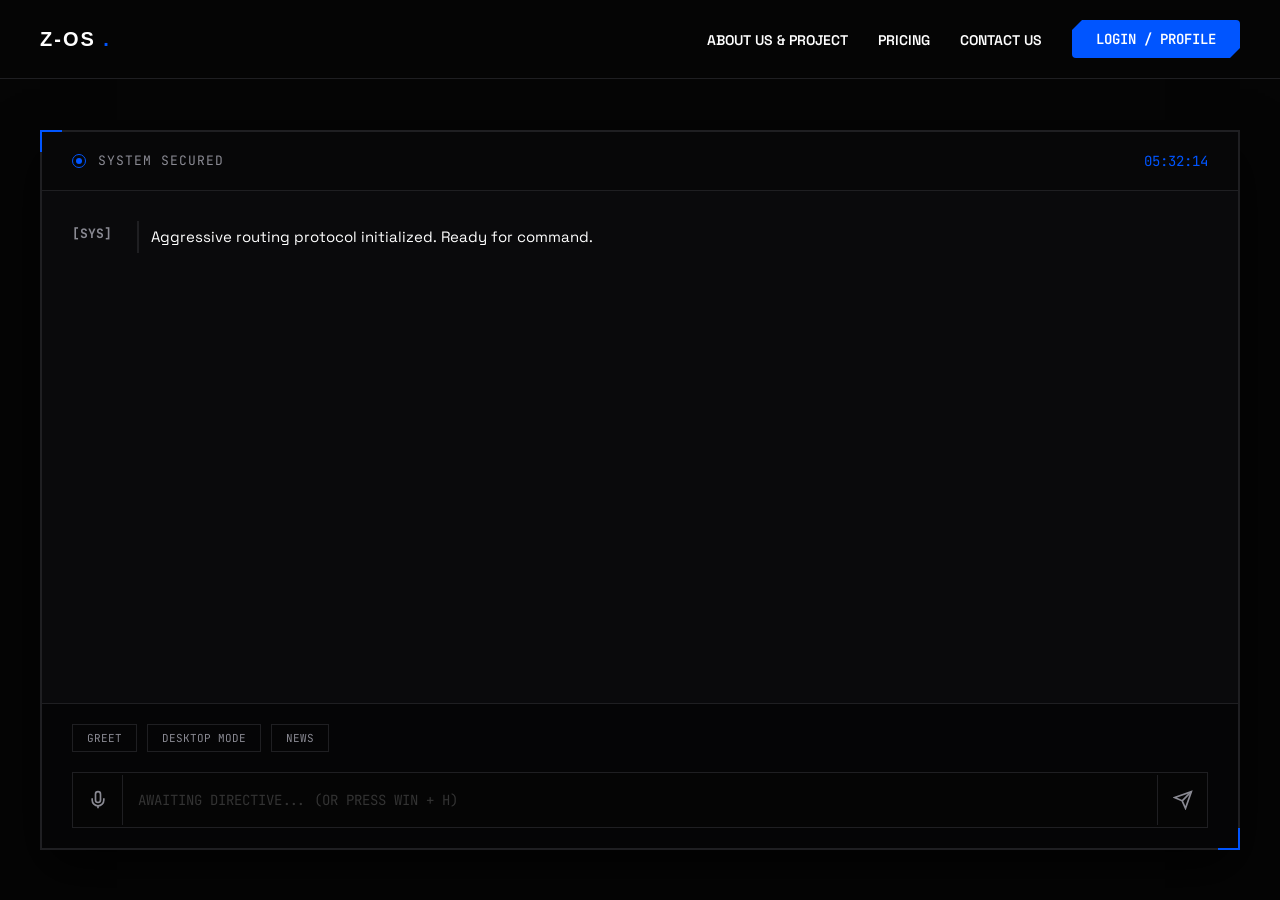
<file: frontend/index.html>
<!DOCTYPE html>
<html lang="en">
<head>
    <meta charset="UTF-8">
    <meta name="viewport" content="width=device-width, initial-scale=1.0">
    <title>Z-OS | Aggressive Core</title>
    <link href="https://fonts.googleapis.com/css2?family=Syncopate:wght@700&family=Space+Grotesk:wght@400;600;700&family=JetBrains+Mono:wght@500&display=swap" rel="stylesheet">
    <link rel="stylesheet" href="style.css">
</head>
<body>
    <nav class="top-navbar">
        <div class="nav-brand"><a href="index.html" style="color: inherit; text-decoration: none;">Z-OS <span class="blue-dot">.</span></a></div>
        
        <button class="mobile-menu-btn" id="mobile-toggle">
            <svg viewBox="0 0 24 24" width="24" height="24" stroke="currentColor" stroke-width="2" fill="none"><line x1="3" y1="12" x2="21" y2="12"></line><line x1="3" y1="6" x2="21" y2="6"></line><line x1="3" y1="18" x2="21" y2="18"></line></svg>
        </button>

        <ul class="nav-links" id="nav-menu">
            <li><a href="about.html">About Us & Project</a></li>
            <li><a href="pricing.html">Pricing</a></li>
            <li><a href="contact.html">Contact Us</a></li>
            <li><a href="login.html" class="btn-primary">Login / Profile</a></li>
        </ul>
    </nav>

    <main class="core-container">
        <div class="terminal-box">
            
            <header class="term-header">
                <div class="status-wrap">
                    <div class="pulse-ring"><div class="core-dot"></div></div>
                    <span class="status-text">SYSTEM SECURED</span>
                </div>
                <div class="time-display" id="clock">00:00:00</div>
            </header>

            <section class="logs-area" id="logs-panel">
                <div class="log-row system">
                    <div class="log-avatar">[SYS]</div>
                    <div class="log-msg">Aggressive routing protocol initialized. Ready for command.</div>
                </div>
            </section>

            <footer class="term-footer">
                <div class="chips-container">
                    <button class="action-chip" data-cmd="Open Notepad, type Welcome Sir, Z-OS at your service!, wait 7 seconds, then force close notepad.exe">GREET</button>
                    <button class="action-chip" data-cmd="Minimize all windows and show desktop">DESKTOP MODE</button>
                    <button class="action-chip" data-cmd="Search the web for the latest global tech news">NEWS</button>
                </div>

                <div class="input-bar" id="input-container">
                    <button class="icon-btn mic" id="mic-btn">
                        <svg viewBox="0 0 24 24" width="20" height="20" stroke="currentColor" stroke-width="2" fill="none"><path d="M12 2a3 3 0 0 0-3 3v7a3 3 0 0 0 6 0V5a3 3 0 0 0-3-3z"></path><path d="M19 10v2a7 7 0 0 1-14 0v-2"></path><line x1="12" y1="19" x2="12" y2="22"></line></svg>
                    </button>
                    
                    <input type="text" id="command-input" placeholder="AWAITING DIRECTIVE... (Or press Win + H)" autocomplete="off">
                    
                    <button class="icon-btn send" id="send-btn">
                        <svg viewBox="0 0 24 24" width="20" height="20" stroke="currentColor" stroke-width="2" fill="none"><line x1="22" y1="2" x2="11" y2="13"></line><polygon points="22 2 15 22 11 13 2 9 22 2"></polygon></svg>
                    </button>
                </div>
            </footer>
        </div>
    </main>

    <script src="script.js"></script>
</body>
</html>
</file>
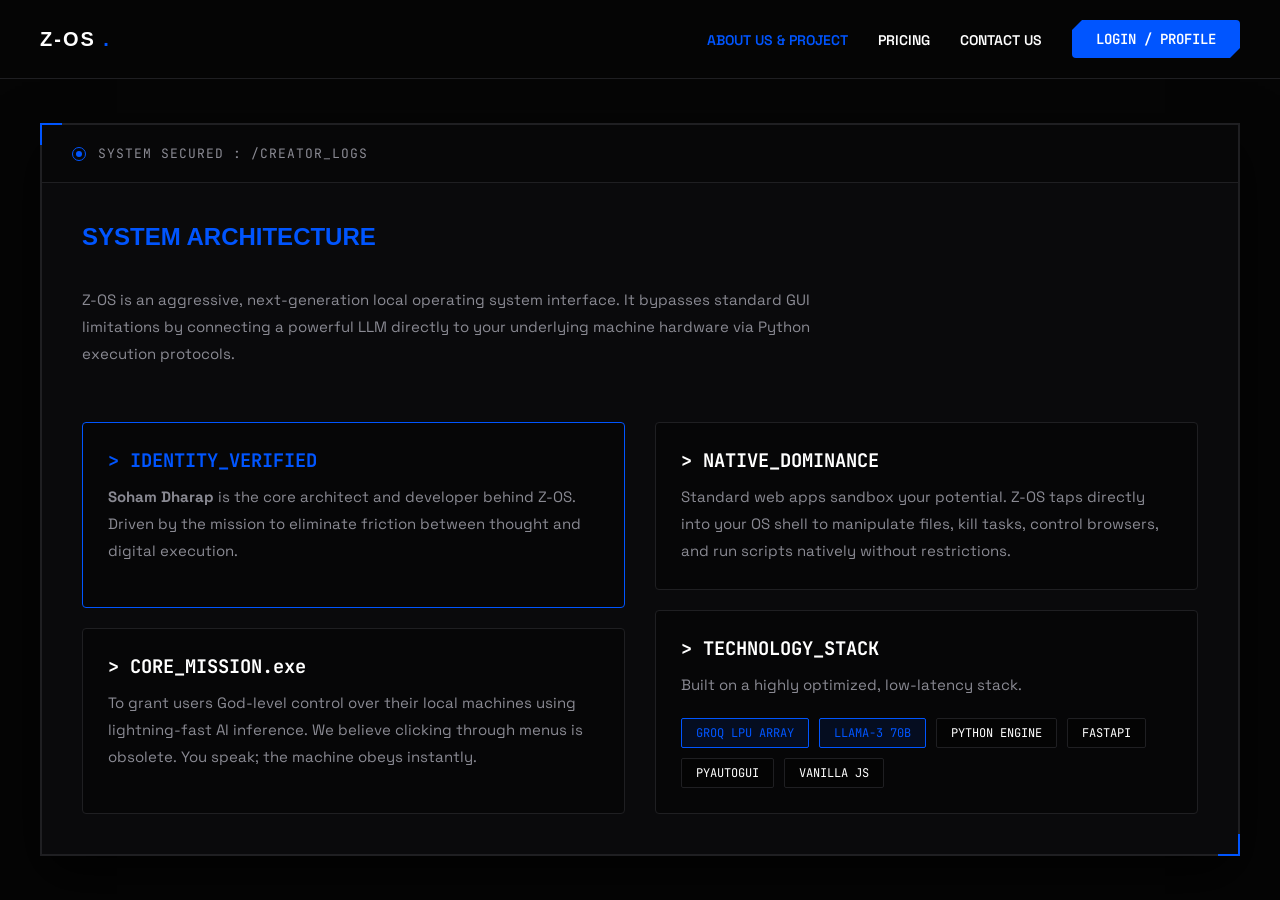
<file: frontend/about.html>
<!DOCTYPE html>
<html lang="en">
<head>
    <meta charset="UTF-8">
    <meta name="viewport" content="width=device-width, initial-scale=1.0">
    <title>Z-OS | Creator Directive</title>
    <link href="https://fonts.googleapis.com/css2?family=Syncopate:wght@700&family=Space+Grotesk:wght@400;600;700&family=JetBrains+Mono:wght@500&display=swap" rel="stylesheet">
    <link rel="stylesheet" href="style.css">
</head>
<body>
    <nav class="top-navbar">
        <div class="nav-brand"><a href="index.html" style="color: inherit; text-decoration: none;">Z-OS <span class="blue-dot">.</span></a></div>
        <button class="mobile-menu-btn" id="mobile-toggle">
            <svg viewBox="0 0 24 24" width="24" height="24" stroke="currentColor" stroke-width="2" fill="none"><line x1="3" y1="12" x2="21" y2="12"></line><line x1="3" y1="6" x2="21" y2="6"></line><line x1="3" y1="18" x2="21" y2="18"></line></svg>
        </button>
        <ul class="nav-links" id="nav-menu">
            <li><a href="about.html" style="color: var(--primary-blue);">About Us & Project</a></li>
            <li><a href="pricing.html">Pricing</a></li>
            <li><a href="contact.html">Contact Us</a></li>
            <li><a href="login.html" class="btn-primary">Login / Profile</a></li>
        </ul>
    </nav>

    <main class="core-container">
        <div class="terminal-box">
            <header class="term-header">
                <div class="status-wrap">
                    <div class="pulse-ring"><div class="core-dot"></div></div>
                    <span class="status-text">SYSTEM SECURED : /CREATOR_LOGS</span>
                </div>
            </header>

            <section class="page-content">
                <h1 class="page-title" style="border:none; margin-bottom:0;">System Architecture</h1>
                <p class="page-text" style="max-width: 800px; margin-bottom: 20px;">
                    Z-OS is an aggressive, next-generation local operating system interface. It bypasses standard GUI limitations by connecting a powerful LLM directly to your underlying machine hardware via Python execution protocols.
                </p>
                
                <div class="about-grid">
                    <div style="display: flex; flex-direction: column; gap: 20px;">
                        <div class="os-card" style="border-color: var(--primary-blue);">
                            <h3 style="color: var(--primary-blue);">> IDENTITY_VERIFIED</h3>
                            <p class="page-text">
                                <strong>Soham Dharap</strong> is the core architect and developer behind Z-OS. Driven by the mission to eliminate friction between thought and digital execution.
                            </p>
                        </div>
                        <div class="os-card">
                            <h3>> CORE_MISSION.exe</h3>
                            <p class="page-text">
                                To grant users God-level control over their local machines using lightning-fast AI inference. We believe clicking through menus is obsolete. You speak; the machine obeys instantly.
                            </p>
                        </div>
                    </div>

                    <div style="display: flex; flex-direction: column; gap: 20px;">
                        <div class="os-card">
                            <h3>> NATIVE_DOMINANCE</h3>
                            <p class="page-text">
                                Standard web apps sandbox your potential. Z-OS taps directly into your OS shell to manipulate files, kill tasks, control browsers, and run scripts natively without restrictions.
                            </p>
                        </div>

                        <div class="os-card">
                            <h3>> TECHNOLOGY_STACK</h3>
                            <p class="page-text">Built on a highly optimized, low-latency stack.</p>
                            <div class="tech-chips">
                                <span class="tech-chip highlight">Groq LPU Array</span>
                                <span class="tech-chip highlight">Llama-3 70B</span>
                                <span class="tech-chip">Python Engine</span>
                                <span class="tech-chip">FastAPI</span>
                                <span class="tech-chip">PyAutoGUI</span>
                                <span class="tech-chip">Vanilla JS</span>
                            </div>
                        </div>
                    </div>
                </div>
            </section>
        </div>
    </main>

    <script>
        // MOBILE NAV ENGINE
        const mobileToggle = document.getElementById('mobile-toggle');
        const navMenu = document.getElementById('nav-menu');
        mobileToggle.addEventListener('click', () => { navMenu.classList.toggle('show'); });
    </script>
</body>
</html>
</file>
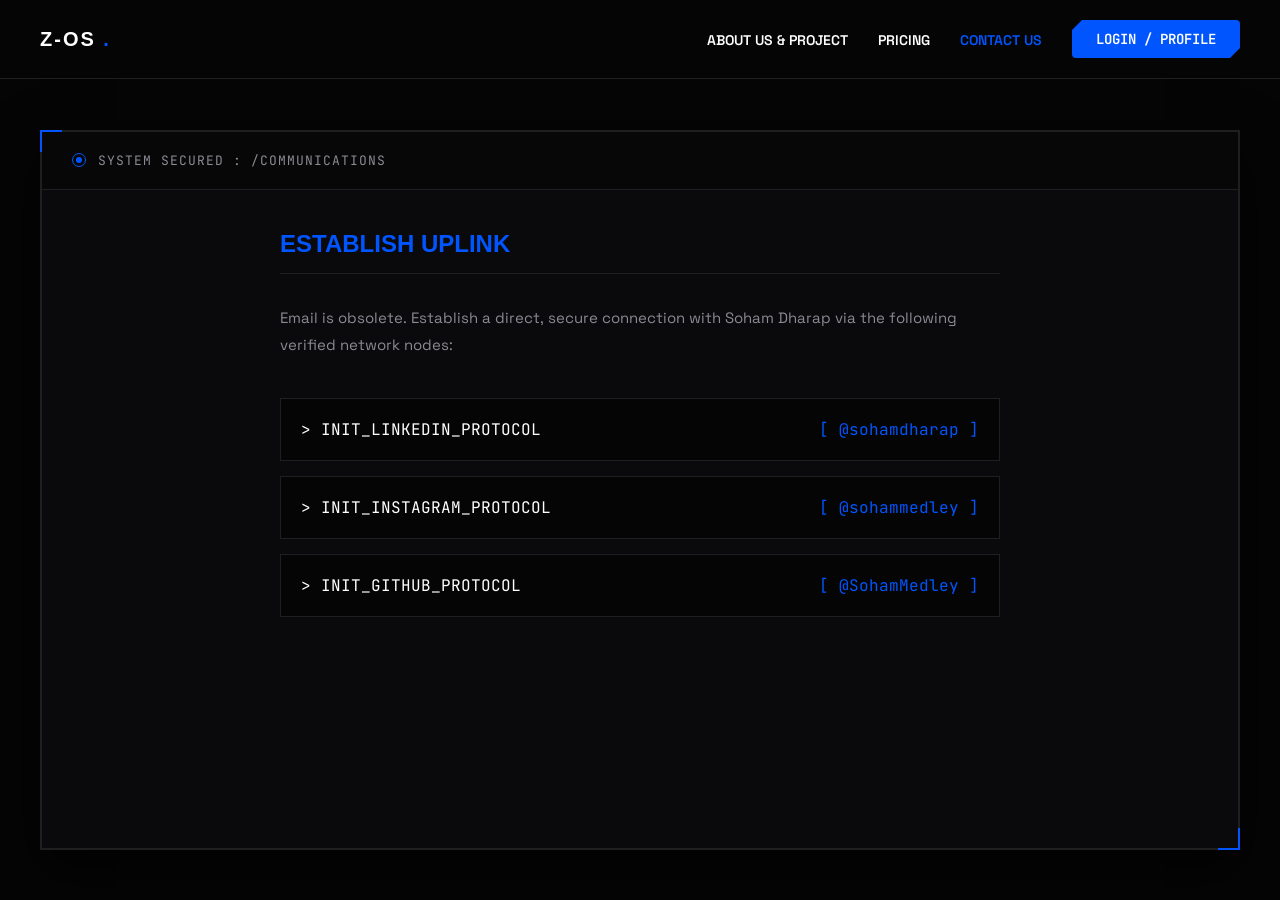
<file: frontend/contact.html>
<!DOCTYPE html>
<html lang="en">
<head>
    <meta charset="UTF-8">
    <meta name="viewport" content="width=device-width, initial-scale=1.0">
    <title>Z-OS | Network Nodes</title>
    <link href="https://fonts.googleapis.com/css2?family=Syncopate:wght@700&family=Space+Grotesk:wght@400;600;700&family=JetBrains+Mono:wght@500&display=swap" rel="stylesheet">
    <link rel="stylesheet" href="style.css">
</head>
<body>
    <nav class="top-navbar">
        <div class="nav-brand"><a href="index.html" style="color: inherit; text-decoration: none;">Z-OS <span class="blue-dot">.</span></a></div>
        <button class="mobile-menu-btn" id="mobile-toggle">
            <svg viewBox="0 0 24 24" width="24" height="24" stroke="currentColor" stroke-width="2" fill="none"><line x1="3" y1="12" x2="21" y2="12"></line><line x1="3" y1="6" x2="21" y2="6"></line><line x1="3" y1="18" x2="21" y2="18"></line></svg>
        </button>
        <ul class="nav-links" id="nav-menu">
            <li><a href="about.html">About Us & Project</a></li>
            <li><a href="pricing.html">Pricing</a></li>
            <li><a href="contact.html" style="color: var(--primary-blue);">Contact Us</a></li>
            <li><a href="login.html" class="btn-primary">Login / Profile</a></li>
        </ul>
    </nav>

    <main class="core-container">
        <div class="terminal-box">
            <header class="term-header">
                <div class="status-wrap">
                    <div class="pulse-ring"><div class="core-dot"></div></div>
                    <span class="status-text">SYSTEM SECURED : /COMMUNICATIONS</span>
                </div>
            </header>

            <section class="page-content" style="max-width: 800px; margin: 0 auto; width: 100%;">
                <h1 class="page-title">Establish Uplink</h1>
                <p class="page-text" style="margin-bottom: 20px;">Email is obsolete. Establish a direct, secure connection with Soham Dharap via the following verified network nodes:</p>
                
                <div style="display: flex; flex-direction: column; gap: 15px;">
                    <a href="https://linkedin.com/in/sohamdharap" target="_blank" class="social-btn">
                        <div>> INIT_LINKEDIN_PROTOCOL</div>
                        <span>[ @sohamdharap ]</span>
                    </a>
                    <a href="https://instagram.com/sohammedley" target="_blank" class="social-btn">
                        <div>> INIT_INSTAGRAM_PROTOCOL</div>
                        <span>[ @sohammedley ]</span>
                    </a>
                    <a href="https://github.com/SohamMedley" target="_blank" class="social-btn">
                        <div>> INIT_GITHUB_PROTOCOL</div>
                        <span>[ @SohamMedley ]</span>
                    </a>
                </div>
            </section>
        </div>
    </main>

    <script>
        // MOBILE NAV ENGINE
        const mobileToggle = document.getElementById('mobile-toggle');
        const navMenu = document.getElementById('nav-menu');
        mobileToggle.addEventListener('click', () => { navMenu.classList.toggle('show'); });
    </script>
</body>
</html>
</file>
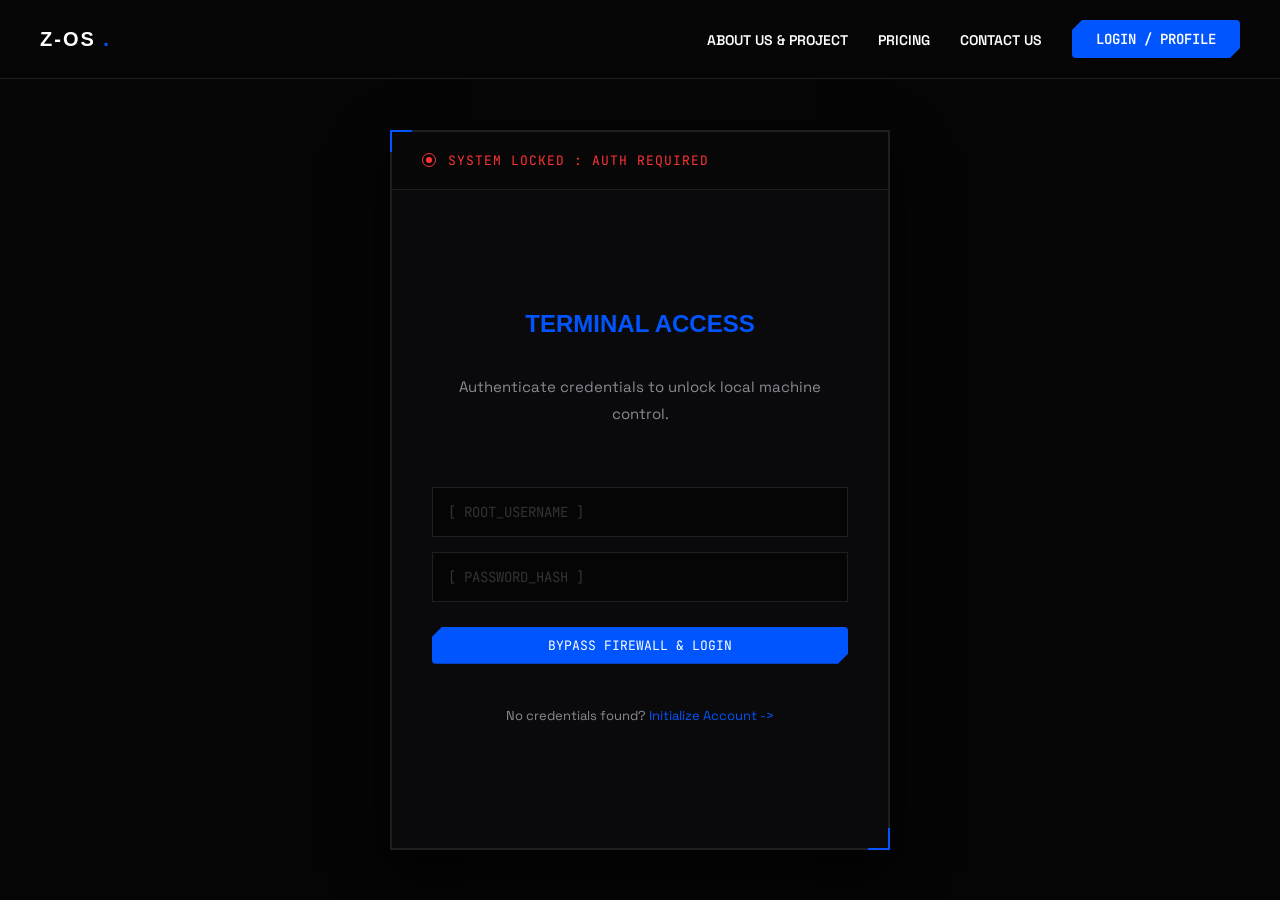
<file: frontend/login.html>
<!DOCTYPE html>
<html lang="en">
<head>
    <meta charset="UTF-8">
    <meta name="viewport" content="width=device-width, initial-scale=1.0">
    <title>Z-OS | Login</title>
    <link href="https://fonts.googleapis.com/css2?family=Syncopate:wght@700&family=Space+Grotesk:wght@400;600;700&family=JetBrains+Mono:wght@500&display=swap" rel="stylesheet">
    <link rel="stylesheet" href="style.css">
</head>
<body>
    <nav class="top-navbar">
        <div class="nav-brand"><a href="index.html" style="color: inherit; text-decoration: none;">Z-OS <span class="blue-dot">.</span></a></div>
        <button class="mobile-menu-btn" id="mobile-toggle">
            <svg viewBox="0 0 24 24" width="24" height="24" stroke="currentColor" stroke-width="2" fill="none"><line x1="3" y1="12" x2="21" y2="12"></line><line x1="3" y1="6" x2="21" y2="6"></line><line x1="3" y1="18" x2="21" y2="18"></line></svg>
        </button>
        <ul class="nav-links" id="nav-menu">
            <li><a href="about.html">About Us & Project</a></li>
            <li><a href="pricing.html">Pricing</a></li>
            <li><a href="contact.html">Contact Us</a></li>
            <li><a href="login.html" class="btn-primary">Login / Profile</a></li>
        </ul>
    </nav>

    <main class="core-container">
        <div class="terminal-box" style="max-width: 500px;">
            <header class="term-header">
                <div class="status-wrap">
                    <div class="pulse-ring" style="border-color: var(--error-red);"><div class="core-dot" style="background: var(--error-red);"></div></div>
                    <span class="status-text" style="color: var(--error-red);">SYSTEM LOCKED : AUTH REQUIRED</span>
                </div>
            </header>

            <section class="page-content" style="align-items: center; justify-content: center; text-align: center;">
                <h1 class="page-title" style="border: none; margin-bottom: 0;">Terminal Access</h1>
                <p class="page-text" style="margin-bottom: 30px;">Authenticate credentials to unlock local machine control.</p>
                
                <form class="os-form" style="width: 100%;" onsubmit="event.preventDefault(); window.location.href='index.html';">
                    <input type="text" class="form-input" placeholder="[ ROOT_USERNAME ]" required>
                    <input type="password" class="form-input" placeholder="[ PASSWORD_HASH ]" required>
                    <button type="submit" class="btn-primary" style="margin-top: 10px;">Bypass Firewall & Login</button>
                </form>
                
                <p class="page-text" style="margin-top: 20px; font-size: 13px;">
                    No credentials found? <a href="signup.html" style="color: var(--primary-blue); text-decoration: none;">Initialize Account -></a>
                </p>
            </section>
        </div>
    </main>

    <script>
        // MOBILE NAV ENGINE
        const mobileToggle = document.getElementById('mobile-toggle');
        const navMenu = document.getElementById('nav-menu');
        mobileToggle.addEventListener('click', () => { navMenu.classList.toggle('show'); });
    </script>
</body>
</html>
</file>
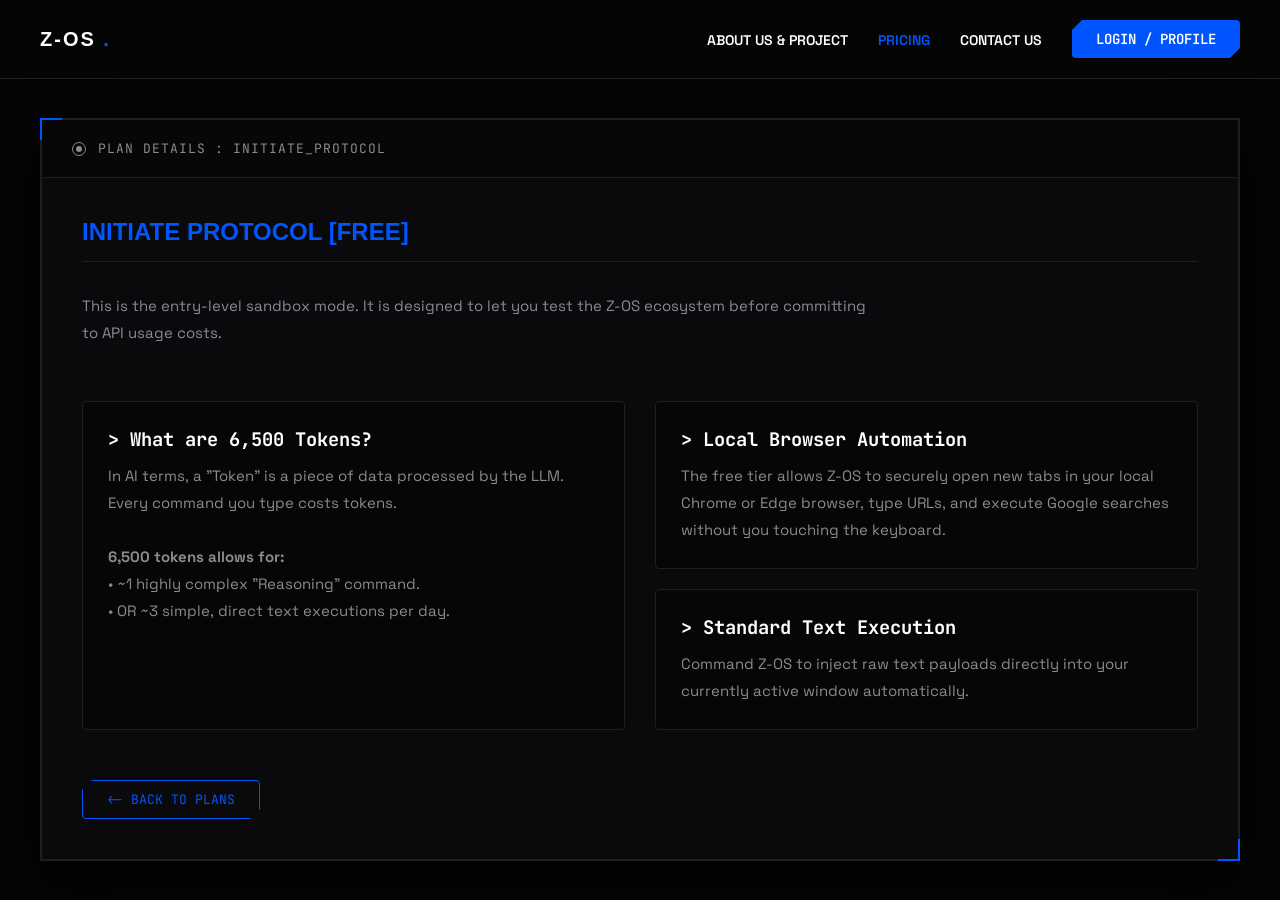
<file: frontend/plan-free.html>
<!DOCTYPE html>
<html lang="en">
<head>
    <meta charset="UTF-8">
    <meta name="viewport" content="width=device-width, initial-scale=1.0">
    <title>Z-OS | Initiate Protocol Details</title>
    <link href="https://fonts.googleapis.com/css2?family=Syncopate:wght@700&family=Space+Grotesk:wght@400;600;700&family=JetBrains+Mono:wght@500&display=swap" rel="stylesheet">
    <link rel="stylesheet" href="style.css">
</head>
<body>
    <nav class="top-navbar">
        <div class="nav-brand"><a href="index.html" style="color: inherit; text-decoration: none;">Z-OS <span class="blue-dot">.</span></a></div>
        <button class="mobile-menu-btn" id="mobile-toggle">
            <svg viewBox="0 0 24 24" width="24" height="24" stroke="currentColor" stroke-width="2" fill="none"><line x1="3" y1="12" x2="21" y2="12"></line><line x1="3" y1="6" x2="21" y2="6"></line><line x1="3" y1="18" x2="21" y2="18"></line></svg>
        </button>
        <ul class="nav-links" id="nav-menu">
            <li><a href="about.html">About Us & Project</a></li>
            <li><a href="pricing.html" style="color: var(--primary-blue);">Pricing</a></li>
            <li><a href="contact.html">Contact Us</a></li>
            <li><a href="login.html" class="btn-primary">Login / Profile</a></li>
        </ul>
    </nav>

    <main class="core-container">
        <div class="terminal-box">
            <header class="term-header">
                <div class="status-wrap">
                    <div class="pulse-ring" style="border-color: var(--text-grey);"><div class="core-dot" style="background: var(--text-grey);"></div></div>
                    <span class="status-text">PLAN DETAILS : INITIATE_PROTOCOL</span>
                </div>
            </header>

            <section class="page-content">
                <h1 class="page-title">Initiate Protocol [FREE]</h1>
                <p class="page-text" style="max-width: 800px; margin-bottom: 20px;">
                    This is the entry-level sandbox mode. It is designed to let you test the Z-OS ecosystem before committing to API usage costs. 
                </p>
                
                <div class="about-grid">
                    <div style="display: flex; flex-direction: column; gap: 20px;">
                        <div class="os-card">
                            <h3>> What are 6,500 Tokens?</h3>
                            <p class="page-text">
                                In AI terms, a "Token" is a piece of data processed by the LLM. Every command you type costs tokens.
                                <br><br>
                                <strong>6,500 tokens allows for:</strong><br>
                                • ~1 highly complex "Reasoning" command.<br>
                                • OR ~3 simple, direct text executions per day.
                            </p>
                        </div>
                    </div>

                    <div style="display: flex; flex-direction: column; gap: 20px;">
                        <div class="os-card">
                            <h3>> Local Browser Automation</h3>
                            <p class="page-text">
                                The free tier allows Z-OS to securely open new tabs in your local Chrome or Edge browser, type URLs, and execute Google searches without you touching the keyboard.
                            </p>
                        </div>
                        <div class="os-card">
                            <h3>> Standard Text Execution</h3>
                            <p class="page-text">
                                Command Z-OS to inject raw text payloads directly into your currently active window automatically.
                            </p>
                        </div>
                    </div>
                </div>

                <div style="margin-top: 30px; display: flex; flex-wrap: wrap; gap: 15px;">
                    <a href="pricing.html" class="btn-primary btn-outline"><- Back to Plans</a>
                </div>
            </section>
        </div>
    </main>

    <script>
        // MOBILE NAV ENGINE
        const mobileToggle = document.getElementById('mobile-toggle');
        const navMenu = document.getElementById('nav-menu');
        mobileToggle.addEventListener('click', () => { navMenu.classList.toggle('show'); });
    </script>
</body>
</html>
</file>
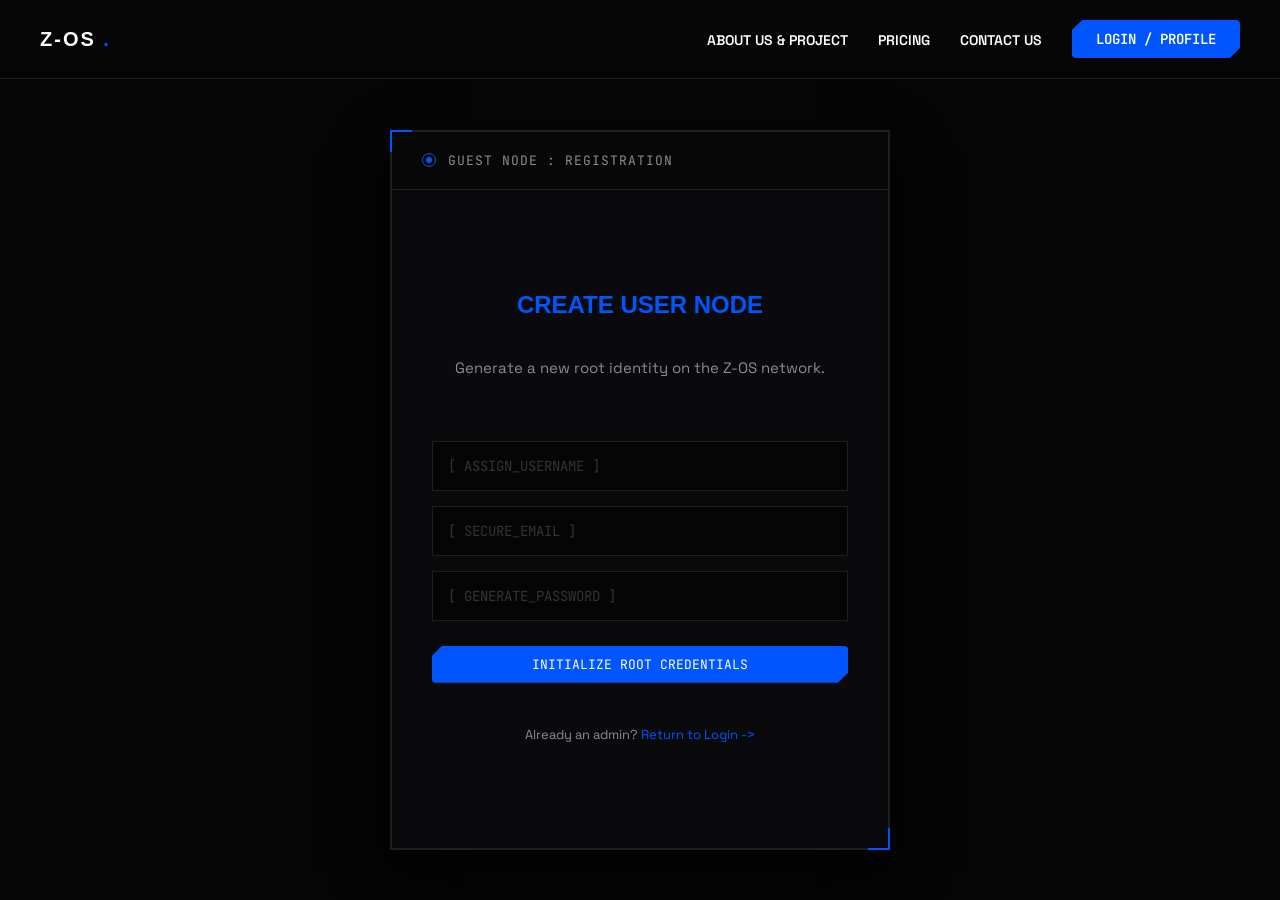
<file: frontend/signup.html>
<!DOCTYPE html>
<html lang="en">
<head>
    <meta charset="UTF-8">
    <meta name="viewport" content="width=device-width, initial-scale=1.0">
    <title>Z-OS | Initialize Account</title>
    <link href="https://fonts.googleapis.com/css2?family=Syncopate:wght@700&family=Space+Grotesk:wght@400;600;700&family=JetBrains+Mono:wght@500&display=swap" rel="stylesheet">
    <link rel="stylesheet" href="style.css">
</head>
<body>
    <nav class="top-navbar">
        <div class="nav-brand"><a href="index.html" style="color: inherit; text-decoration: none;">Z-OS <span class="blue-dot">.</span></a></div>
        <button class="mobile-menu-btn" id="mobile-toggle">
            <svg viewBox="0 0 24 24" width="24" height="24" stroke="currentColor" stroke-width="2" fill="none"><line x1="3" y1="12" x2="21" y2="12"></line><line x1="3" y1="6" x2="21" y2="6"></line><line x1="3" y1="18" x2="21" y2="18"></line></svg>
        </button>
        <ul class="nav-links" id="nav-menu">
            <li><a href="about.html">About Us & Project</a></li>
            <li><a href="pricing.html">Pricing</a></li>
            <li><a href="contact.html">Contact Us</a></li>
            <li><a href="login.html" class="btn-primary">Login / Profile</a></li>
        </ul>
    </nav>

    <main class="core-container">
        <div class="terminal-box" style="max-width: 500px;">
            <header class="term-header">
                <div class="status-wrap">
                    <div class="pulse-ring"><div class="core-dot"></div></div>
                    <span class="status-text">GUEST NODE : REGISTRATION</span>
                </div>
            </header>

            <section class="page-content" style="align-items: center; justify-content: center; text-align: center;">
                <h1 class="page-title" style="border: none; margin-bottom: 0;">Create User Node</h1>
                <p class="page-text" style="margin-bottom: 30px;">Generate a new root identity on the Z-OS network.</p>
                
                <form class="os-form" style="width: 100%;" onsubmit="event.preventDefault(); window.location.href='index.html';">
                    <input type="text" class="form-input" placeholder="[ ASSIGN_USERNAME ]" required>
                    <input type="email" class="form-input" placeholder="[ SECURE_EMAIL ]" required>
                    <input type="password" class="form-input" placeholder="[ GENERATE_PASSWORD ]" required>
                    <button type="submit" class="btn-primary" style="margin-top: 10px;">Initialize Root Credentials</button>
                </form>
                
                <p class="page-text" style="margin-top: 20px; font-size: 13px;">
                    Already an admin? <a href="login.html" style="color: var(--primary-blue); text-decoration: none;">Return to Login -></a>
                </p>
            </section>
        </div>
    </main>

    <script>
        // MOBILE NAV ENGINE
        const mobileToggle = document.getElementById('mobile-toggle');
        const navMenu = document.getElementById('nav-menu');
        mobileToggle.addEventListener('click', () => { navMenu.classList.toggle('show'); });
    </script>
</body>
</html>
</file>
<file: frontend/style.css>
:root {
    --bg-black: #050505;
    --panel-black: #0a0a0c;
    --border-dark: #1f1f22;
    --text-white: #ffffff;
    --text-grey: #8a8a93;
    --primary-blue: #0055FF;
    --hover-blue: #0044cc;
    --error-red: #ff3333;
    --success-green: #00e676;
    
    --font-head: 'Syncopate', sans-serif;
    --font-body: 'Space Grotesk', sans-serif;
    --font-mono: 'JetBrains Mono', monospace;
}

* { box-sizing: border-box; margin: 0; padding: 0; }

body {
    background-color: var(--bg-black);
    color: var(--text-white);
    font-family: var(--font-body);
    min-height: 100vh;
    display: flex;
    flex-direction: column;
    overflow-x: hidden;
    overflow-y: auto; 
}

/* Navbar */
.top-navbar {
    display: flex;
    justify-content: space-between;
    align-items: center;
    padding: 20px 40px;
    background: var(--bg-black);
    border-bottom: 1px solid var(--border-dark);
    position: relative;
    z-index: 100;
}

.nav-brand { font-family: var(--font-head); font-size: 20px; font-weight: 700; letter-spacing: 2px; }
.blue-dot { color: var(--primary-blue); }

.nav-links { display: flex; gap: 30px; align-items: center; list-style: none; }
.nav-links a { color: var(--text-white); text-decoration: none; font-size: 14px; font-weight: 600; text-transform: uppercase; transition: color 0.2s; }
.nav-links a:hover { color: var(--primary-blue); }

.btn-primary {
    background: var(--primary-blue);
    padding: 10px 24px;
    border-radius: 4px;
    clip-path: polygon(10px 0, 100% 0, 100% calc(100% - 10px), calc(100% - 10px) 100%, 0 100%, 0 10px);
    transition: background 0.2s, transform 0.2s;
    cursor: pointer;
    border: none;
    color: var(--text-white);
    font-family: var(--font-mono);
    text-transform: uppercase;
    text-decoration: none;
    display: inline-block;
    text-align: center;
    font-size: 13px;
}
.btn-primary:hover { color: var(--text-white) !important; background: var(--hover-blue); transform: translateY(-2px); }

.btn-outline {
    background: transparent;
    border: 1px solid var(--primary-blue);
    color: var(--primary-blue);
}
.btn-outline:hover {
    background: rgba(0, 85, 255, 0.1);
    color: var(--text-white) !important;
}

/* Dual Button Layout */
.btn-group { display: flex; gap: 10px; width: 100%; }
.btn-group .btn-primary { flex: 1; padding: 10px 0; }

.mobile-menu-btn { display: none; background: none; border: none; color: var(--text-white); cursor: pointer; }

/* Main Interface */
.core-container { flex: 1; display: flex; justify-content: center; align-items: center; padding: 20px; }

.terminal-box {
    width: 100%;
    max-width: 1200px;
    min-height: 80vh; 
    height: 100%;
    background: var(--panel-black);
    border: 2px solid var(--border-dark);
    display: flex;
    flex-direction: column;
    box-shadow: 0 20px 50px rgba(0,0,0,0.8);
    position: relative;
}
.terminal-box::before { content: ''; position: absolute; top: -2px; left: -2px; width: 20px; height: 20px; border-top: 2px solid var(--primary-blue); border-left: 2px solid var(--primary-blue); }
.terminal-box::after { content: ''; position: absolute; bottom: -2px; right: -2px; width: 20px; height: 20px; border-bottom: 2px solid var(--primary-blue); border-right: 2px solid var(--primary-blue); }

/* Header */
.term-header { display: flex; justify-content: space-between; padding: 20px 30px; border-bottom: 1px solid var(--border-dark); background: rgba(0,0,0,0.3); }
.status-wrap { display: flex; align-items: center; gap: 12px; }
.pulse-ring { width: 14px; height: 14px; border-radius: 50%; border: 1px solid var(--primary-blue); display: flex; justify-content: center; align-items: center; animation: pulse 2s infinite; }
.core-dot { width: 6px; height: 6px; background: var(--primary-blue); border-radius: 50%; }
.status-text { font-family: var(--font-mono); font-size: 13px; color: var(--text-grey); letter-spacing: 1px; }
.time-display { font-family: var(--font-mono); font-size: 14px; color: var(--primary-blue); }

/* Logs */
.logs-area { flex: 1; padding: 30px; overflow-y: auto; display: flex; flex-direction: column; gap: 20px; }
.logs-area::-webkit-scrollbar { width: 4px; }
.logs-area::-webkit-scrollbar-thumb { background: var(--primary-blue); }

.log-row { display: flex; gap: 15px; opacity: 0; animation: slideUp 0.3s forwards; align-items: flex-start; }
.log-avatar { font-family: var(--font-mono); font-size: 13px; font-weight: bold; padding: 4px 0; width: 50px; flex-shrink: 0; }
.log-msg { font-size: 15px; line-height: 1.6; padding: 4px 12px; border-left: 2px solid var(--border-dark); word-break: break-word; }

.system .log-avatar { color: var(--text-grey); }
.user .log-avatar { color: var(--text-white); }
.user .log-msg { border-color: var(--text-white); }
.success .log-avatar { color: var(--primary-blue); }
.success .log-msg { border-color: var(--primary-blue); font-family: var(--font-mono); font-size: 13px; }
.error .log-avatar { color: var(--error-red); }
.error .log-msg { border-color: var(--error-red); font-family: var(--font-mono); font-size: 13px; color: var(--error-red); }

/* Footer Dock */
.term-footer { padding: 20px 30px; border-top: 1px solid var(--border-dark); background: rgba(0,0,0,0.5); }

.chips-container { display: flex; gap: 10px; margin-bottom: 15px; overflow-x: auto; padding-bottom: 5px; }
.chips-container::-webkit-scrollbar { display: none; }
.action-chip { background: transparent; border: 1px solid var(--border-dark); color: var(--text-grey); font-family: var(--font-mono); font-size: 11px; padding: 6px 14px; cursor: pointer; text-transform: uppercase; transition: all 0.2s; white-space: nowrap; }
.action-chip:hover { border-color: var(--primary-blue); color: var(--primary-blue); background: rgba(0, 85, 255, 0.1); }

.input-bar { display: flex; align-items: center; background: var(--bg-black); border: 1px solid var(--border-dark); transition: border-color 0.3s; }
.input-bar:focus-within { border-color: var(--primary-blue); }
.input-bar.processing { border-color: var(--text-grey); opacity: 0.5; pointer-events: none; }

input { flex: 1; background: transparent; border: none; color: var(--text-white); font-family: var(--font-mono); font-size: 14px; padding: 18px 15px; outline: none; text-transform: none; }
input::placeholder { color: #333; text-transform: uppercase; }

.icon-btn { background: transparent; border: none; color: var(--text-grey); width: 50px; height: 50px; display: flex; justify-content: center; align-items: center; cursor: pointer; transition: color 0.2s; border-left: 1px solid var(--border-dark); }
.icon-btn.mic { border-left: none; border-right: 1px solid var(--border-dark); }
.icon-btn:hover { color: var(--primary-blue); background: rgba(0, 85, 255, 0.05); }
.icon-btn.active { color: var(--error-red); animation: pulse 1s infinite; }

/* Inner Page Styles */
.page-content { flex: 1; padding: 40px; overflow-y: auto; display: flex; flex-direction: column; gap: 20px; }
.page-content::-webkit-scrollbar { width: 4px; }
.page-content::-webkit-scrollbar-thumb { background: var(--primary-blue); }

.page-title { color: var(--primary-blue); font-family: var(--font-head); font-size: 24px; text-transform: uppercase; border-bottom: 1px solid var(--border-dark); padding-bottom: 15px; margin-bottom: 10px; }
.page-text { color: var(--text-grey); line-height: 1.8; font-size: 15px; }
.page-subtitle { color: var(--text-white); font-size: 18px; font-weight: 600; margin-top: 15px; font-family: var(--font-mono); }

.card-grid { display: flex; gap: 20px; flex-wrap: wrap; margin-top: 10px; }
.os-card { position: relative; background: rgba(0,0,0,0.4); border: 1px solid var(--border-dark); padding: 25px; border-radius: 4px; flex: 1; min-width: 250px; transition: border-color 0.3s; }
.os-card:hover { border-color: var(--primary-blue); }
.os-card h3 { color: var(--text-white); margin-bottom: 10px; font-family: var(--font-mono); }
.os-card .price { color: var(--text-white); font-size: 32px; font-weight: bold; margin-bottom: 5px; font-family: var(--font-head); }

.recc-badge { background: var(--primary-blue); color: var(--text-white); font-size: 11px; font-family: var(--font-mono); font-weight: bold; padding: 4px 10px; position: absolute; top: -12px; left: 20px; text-transform: uppercase; border-radius: 2px; }

/* PRICING TOGGLE SWITCH */
.billing-toggle { display: flex; justify-content: center; align-items: center; gap: 15px; margin-bottom: 30px; margin-top: 10px; }
.toggle-label { color: var(--text-grey); font-family: var(--font-mono); font-size: 14px; cursor: pointer; transition: color 0.3s; }
.toggle-label.active { color: var(--primary-blue); font-weight: bold; }
.switch { position: relative; display: inline-block; width: 54px; height: 28px; }
.switch input { opacity: 0; width: 0; height: 0; }
.slider { position: absolute; cursor: pointer; top: 0; left: 0; right: 0; bottom: 0; background-color: rgba(0,0,0,0.6); border: 1px solid var(--border-dark); transition: .4s; border-radius: 34px; }
.slider:before { position: absolute; content: ""; height: 18px; width: 18px; left: 4px; bottom: 4px; background-color: var(--primary-blue); transition: .4s; border-radius: 50%; }
input:checked + .slider { border-color: var(--success-green); }
input:checked + .slider:before { transform: translateX(26px); background-color: var(--success-green); }

/* ABOUT US & PLAN DETAIL GRIDS */
.about-grid { display: grid; grid-template-columns: 1fr 1fr; gap: 30px; margin-top: 15px; }
.tech-chips { display: flex; flex-wrap: wrap; gap: 10px; margin-top: 20px; }
.tech-chip { border: 1px solid var(--border-dark); padding: 6px 14px; font-family: var(--font-mono); font-size: 12px; color: var(--text-white); background: rgba(0,0,0,0.4); border-radius: 2px; text-transform: uppercase; }
.tech-chip.highlight { border-color: var(--primary-blue); color: var(--primary-blue); background: rgba(0, 85, 255, 0.1); }

.os-form { display: flex; flex-direction: column; gap: 15px; max-width: 500px; margin-top: 10px; }
.form-input { padding: 15px; background: rgba(0,0,0,0.5); border: 1px solid var(--border-dark); color: var(--text-white); font-family: var(--font-mono); outline: none; transition: border-color 0.3s; }
.form-input:focus { border-color: var(--primary-blue); }
.form-textarea { resize: vertical; min-height: 120px; }

.social-btn { display: flex; align-items: center; justify-content: space-between; padding: 20px; background: rgba(0,0,0,0.5); border: 1px solid var(--border-dark); color: var(--text-white); text-decoration: none; font-family: var(--font-mono); font-size: 16px; transition: all 0.3s; }
.social-btn:hover { border-color: var(--primary-blue); background: rgba(0, 85, 255, 0.05); transform: translateX(10px); }
.social-btn span { color: var(--primary-blue); }

/* UPI PAYMENT MODAL */
.modal-overlay { display: none; position: fixed; top: 0; left: 0; width: 100%; height: 100%; background: rgba(0,0,0,0.8); z-index: 1000; justify-content: center; align-items: center; backdrop-filter: blur(5px); }
.modal-overlay.active { display: flex; }
.modal-content { background: var(--panel-black); border: 2px solid var(--primary-blue); padding: 30px; border-radius: 4px; width: 90%; max-width: 400px; text-align: center; position: relative; box-shadow: 0 0 30px rgba(0, 85, 255, 0.2); }
.close-modal { position: absolute; top: 15px; right: 15px; background: none; border: none; color: var(--text-grey); font-size: 20px; cursor: pointer; transition: color 0.2s; font-family: var(--font-mono); }
.close-modal:hover { color: var(--error-red); }
.qr-container { background: white; padding: 15px; display: inline-block; border-radius: 4px; margin: 20px 0; }
.qr-container img { display: block; width: 200px; height: 200px; }
.upi-id-display { font-family: var(--font-mono); color: var(--success-green); font-size: 14px; margin-bottom: 20px; line-height: 1.5; }

@media (max-width: 768px) {
    .nav-links { display: none; position: absolute; top: 100%; left: 0; width: 100%; background: var(--bg-black); flex-direction: column; padding: 20px; border-bottom: 1px solid var(--border-dark); }
    .nav-links.show { display: flex; }
    .mobile-menu-btn { display: block; }
    .core-container { padding: 10px; }
    .top-navbar { padding: 15px 20px; }
    input { font-size: 12px; }
    .page-content { padding: 20px; }
    .about-grid { grid-template-columns: 1fr; }
}

@keyframes slideUp { to { opacity: 1; transform: translateY(0); } }
@keyframes pulse { 0% { box-shadow: 0 0 0 0 rgba(0, 85, 255, 0.4); } 70% { box-shadow: 0 0 0 10px rgba(0, 85, 255, 0); } 100% { box-shadow: 0 0 0 0 rgba(0, 85, 255, 0); } }
</file>
